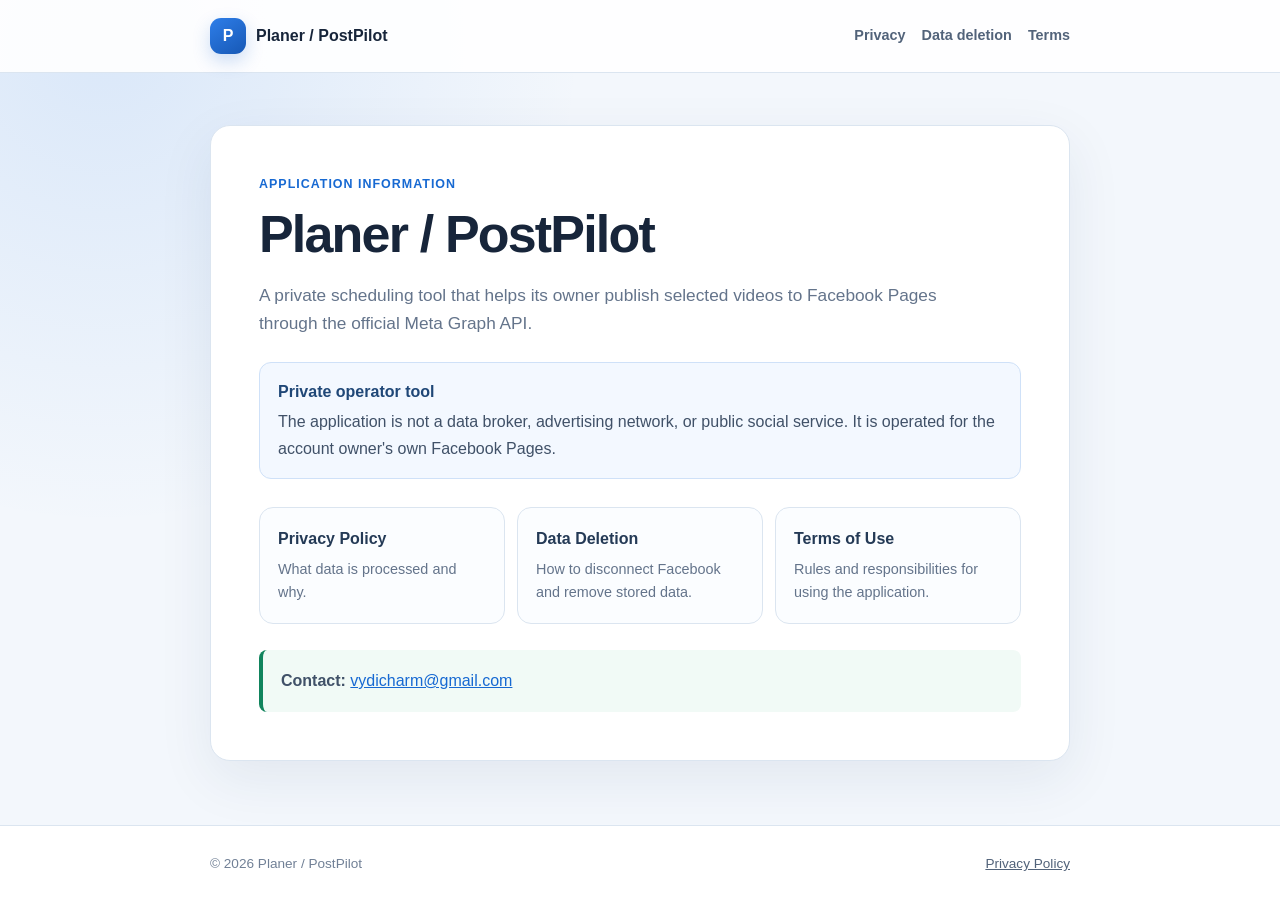
<file: index.html>
<!doctype html>
<html lang="en">
<head>
  <meta charset="utf-8">
  <meta name="viewport" content="width=device-width, initial-scale=1">
  <meta name="description" content="Legal information for the Planer / PostPilot Facebook Page scheduling application.">
  <title>Planer / PostPilot — Legal Information</title>
  <link rel="stylesheet" href="styles.css">
</head>
<body>
  <header class="site-header">
    <div class="header-inner">
      <a class="brand" href="index.html"><span class="brand-mark">P</span>Planer / PostPilot</a>
      <nav aria-label="Legal pages">
        <a href="privacy.html">Privacy</a>
        <a href="data-deletion.html">Data deletion</a>
        <a href="terms.html">Terms</a>
      </nav>
    </div>
  </header>
  <main>
    <article class="document">
      <p class="eyebrow">Application information</p>
      <h1>Planer / PostPilot</h1>
      <p class="lead">A private scheduling tool that helps its owner publish selected videos to Facebook Pages through the official Meta Graph API.</p>
      <div class="notice">
        <strong>Private operator tool</strong>
        <p>The application is not a data broker, advertising network, or public social service. It is operated for the account owner's own Facebook Pages.</p>
      </div>
      <div class="cards">
        <a class="card" href="privacy.html"><strong>Privacy Policy</strong><span>What data is processed and why.</span></a>
        <a class="card" href="data-deletion.html"><strong>Data Deletion</strong><span>How to disconnect Facebook and remove stored data.</span></a>
        <a class="card" href="terms.html"><strong>Terms of Use</strong><span>Rules and responsibilities for using the application.</span></a>
      </div>
      <div class="contact-box">
        <p><strong>Contact:</strong> <a href="mailto:vydicharm@gmail.com">vydicharm@gmail.com</a></p>
      </div>
    </article>
  </main>
  <footer><div class="footer-inner"><span>© 2026 Planer / PostPilot</span><a href="privacy.html">Privacy Policy</a></div></footer>
</body>
</html>
</file>
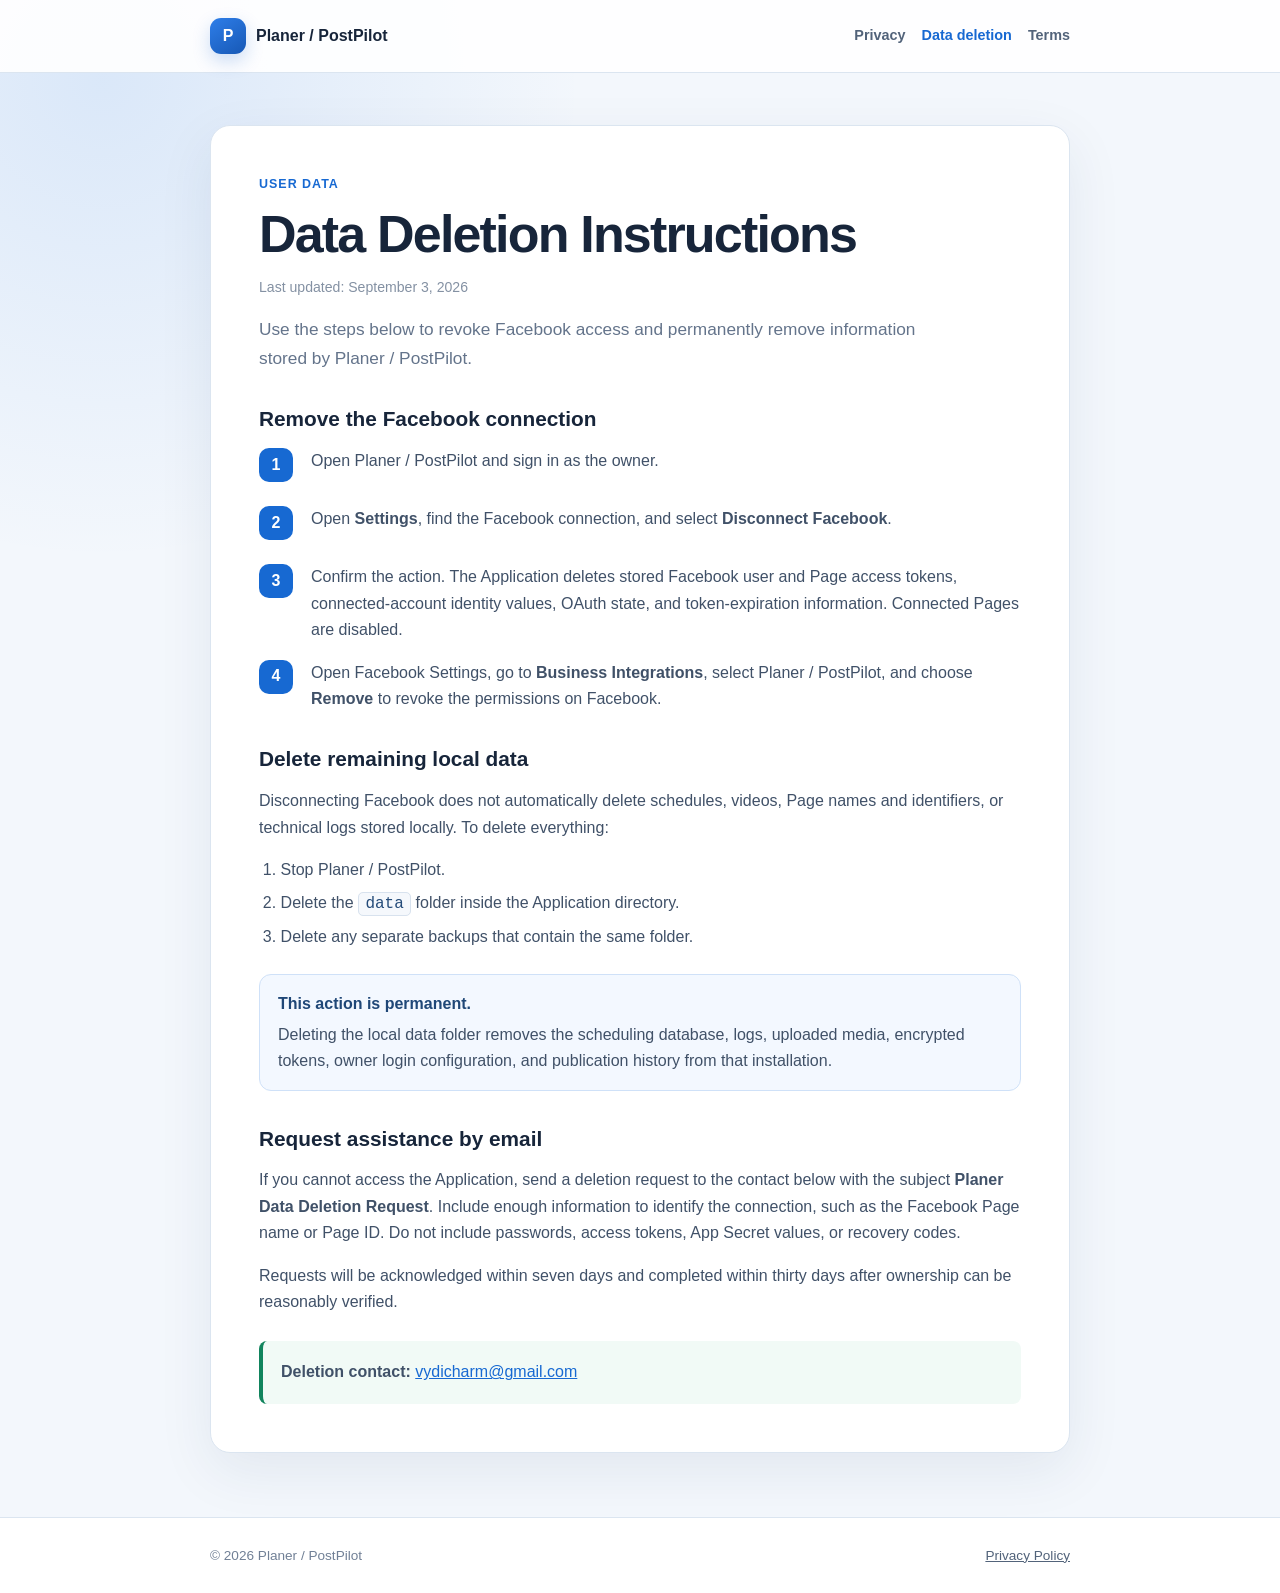
<file: data-deletion.html>
<!doctype html>
<html lang="en">
<head>
  <meta charset="utf-8">
  <meta name="viewport" content="width=device-width, initial-scale=1">
  <meta name="description" content="User Data Deletion Instructions for Planer / PostPilot.">
  <title>Data Deletion — Planer / PostPilot</title>
  <link rel="stylesheet" href="styles.css">
</head>
<body>
  <header class="site-header">
    <div class="header-inner">
      <a class="brand" href="index.html"><span class="brand-mark">P</span>Planer / PostPilot</a>
      <nav aria-label="Legal pages">
        <a href="privacy.html">Privacy</a>
        <a href="data-deletion.html" aria-current="page">Data deletion</a>
        <a href="terms.html">Terms</a>
      </nav>
    </div>
  </header>
  <main>
    <article class="document">
      <p class="eyebrow">User data</p>
      <h1>Data Deletion Instructions</h1>
      <p class="updated">Last updated: September 3, 2026</p>
      <p class="lead">Use the steps below to revoke Facebook access and permanently remove information stored by Planer / PostPilot.</p>

      <h2>Remove the Facebook connection</h2>
      <ol class="steps">
        <li>Open Planer / PostPilot and sign in as the owner.</li>
        <li>Open <strong>Settings</strong>, find the Facebook connection, and select <strong>Disconnect Facebook</strong>.</li>
        <li>Confirm the action. The Application deletes stored Facebook user and Page access tokens, connected-account identity values, OAuth state, and token-expiration information. Connected Pages are disabled.</li>
        <li>Open Facebook Settings, go to <strong>Business Integrations</strong>, select Planer / PostPilot, and choose <strong>Remove</strong> to revoke the permissions on Facebook.</li>
      </ol>

      <h2>Delete remaining local data</h2>
      <p>Disconnecting Facebook does not automatically delete schedules, videos, Page names and identifiers, or technical logs stored locally. To delete everything:</p>
      <ol>
        <li>Stop Planer / PostPilot.</li>
        <li>Delete the <code>data</code> folder inside the Application directory.</li>
        <li>Delete any separate backups that contain the same folder.</li>
      </ol>
      <div class="notice">
        <strong>This action is permanent.</strong>
        <p>Deleting the local data folder removes the scheduling database, logs, uploaded media, encrypted tokens, owner login configuration, and publication history from that installation.</p>
      </div>

      <h2>Request assistance by email</h2>
      <p>If you cannot access the Application, send a deletion request to the contact below with the subject <strong>Planer Data Deletion Request</strong>. Include enough information to identify the connection, such as the Facebook Page name or Page ID. Do not include passwords, access tokens, App Secret values, or recovery codes.</p>
      <p>Requests will be acknowledged within seven days and completed within thirty days after ownership can be reasonably verified.</p>

      <div class="contact-box">
        <p><strong>Deletion contact:</strong> <a href="mailto:vydicharm@gmail.com">vydicharm@gmail.com</a></p>
      </div>
    </article>
  </main>
  <footer><div class="footer-inner"><span>© 2026 Planer / PostPilot</span><a href="privacy.html">Privacy Policy</a></div></footer>
</body>
</html>
</file>
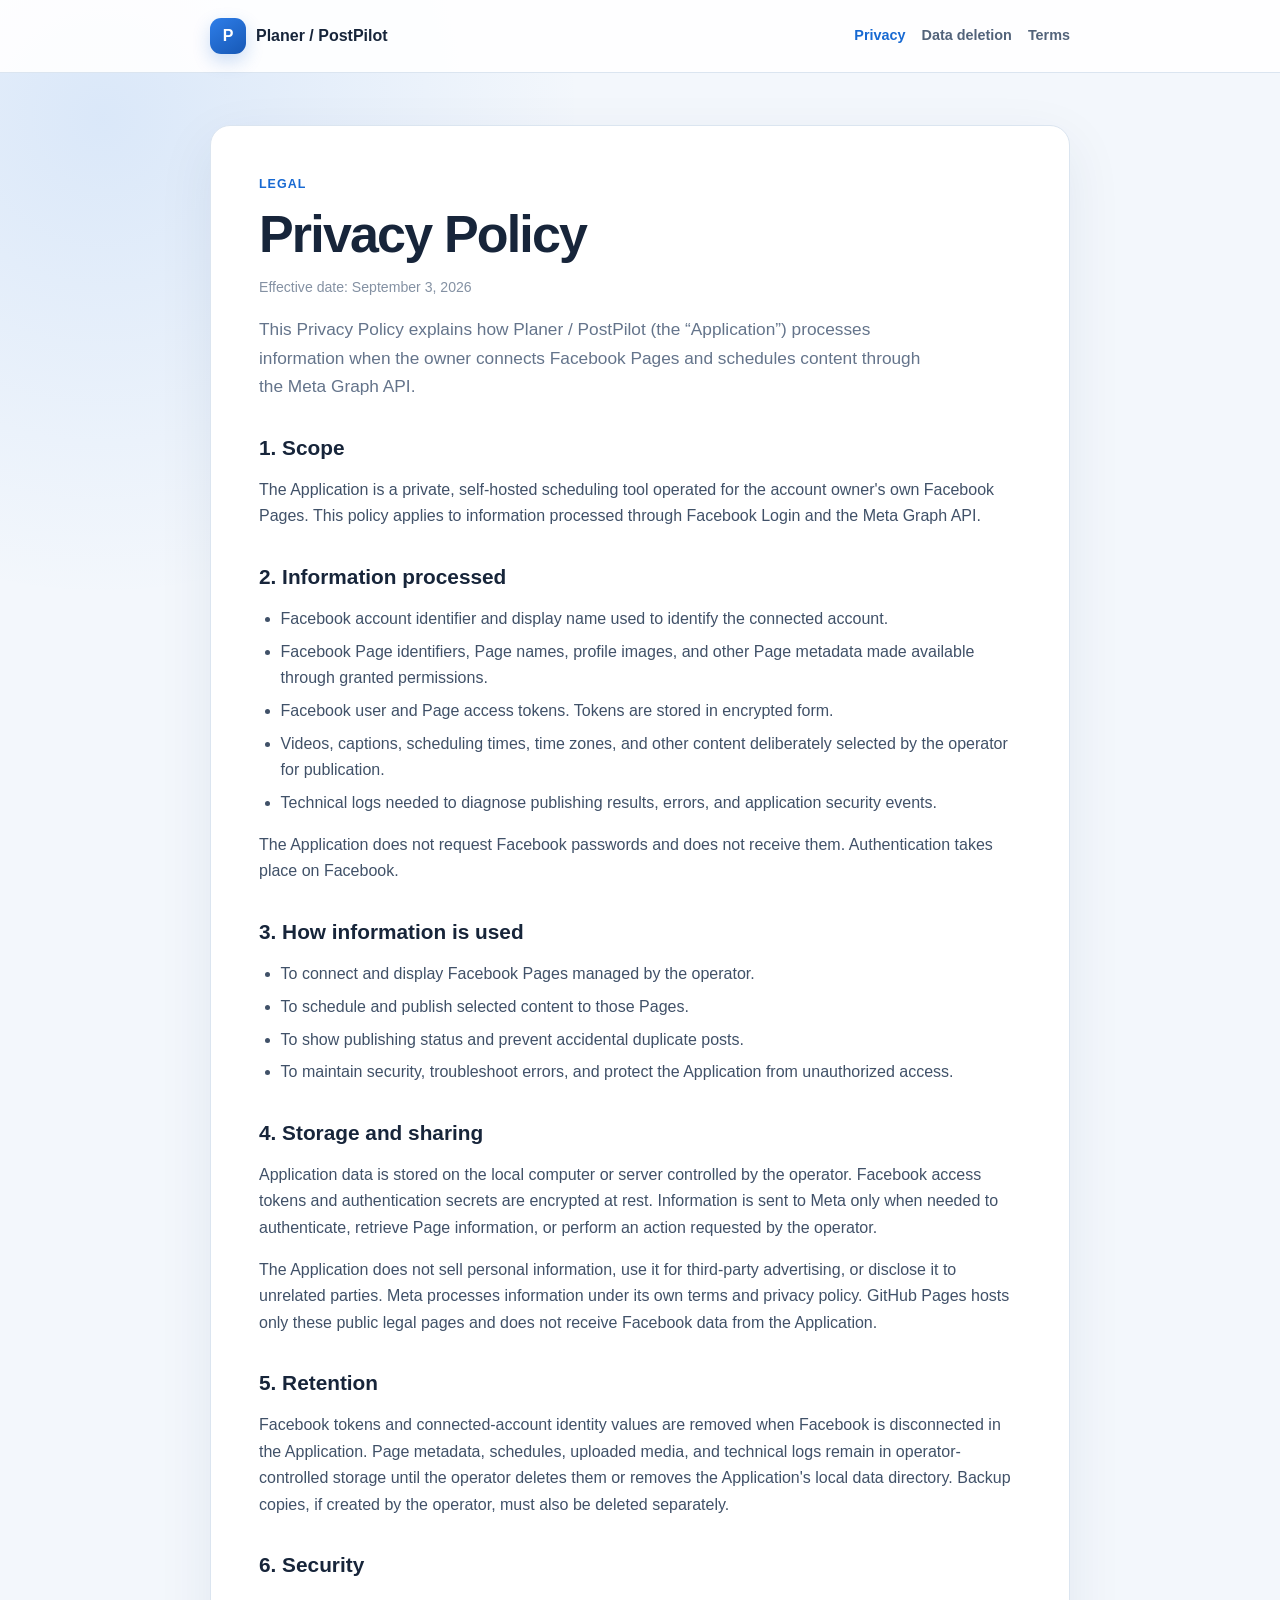
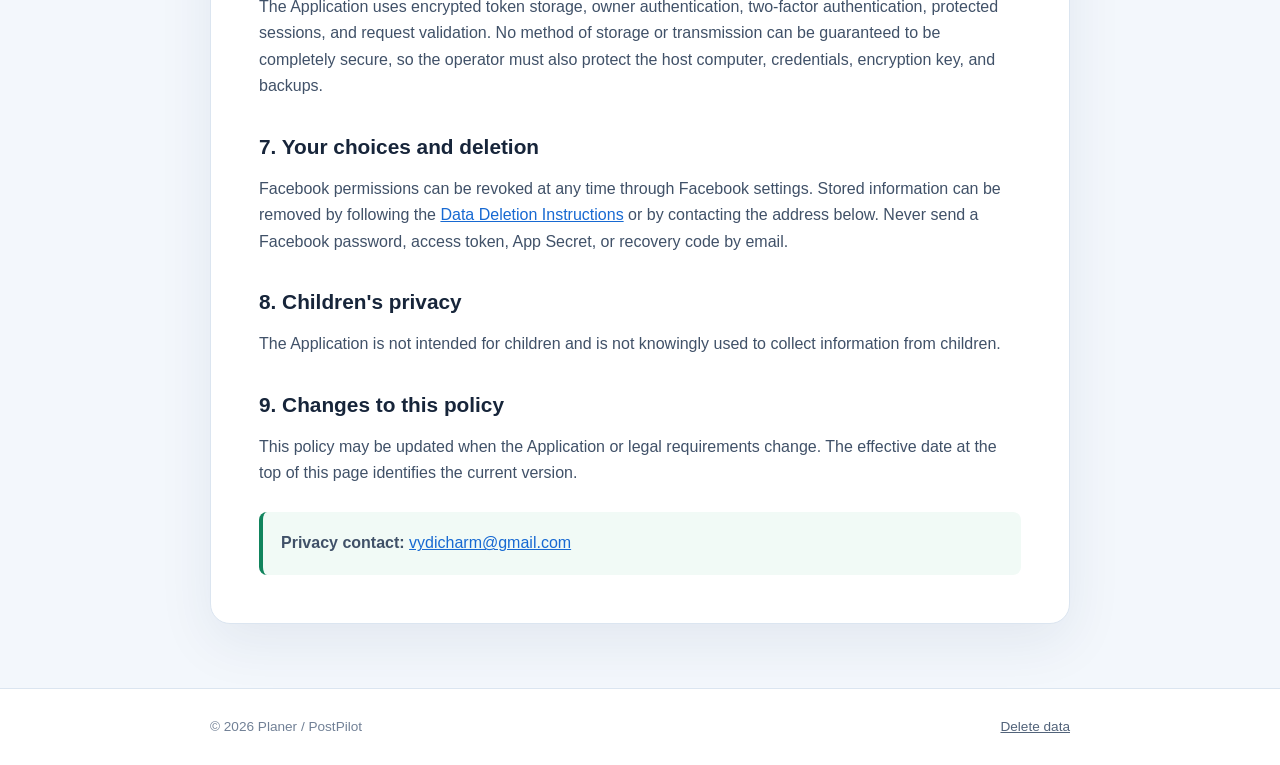
<file: privacy.html>
<!doctype html>
<html lang="en">
<head>
  <meta charset="utf-8">
  <meta name="viewport" content="width=device-width, initial-scale=1">
  <meta name="description" content="Privacy Policy for the Planer / PostPilot Facebook Page scheduling application.">
  <title>Privacy Policy — Planer / PostPilot</title>
  <link rel="stylesheet" href="styles.css">
</head>
<body>
  <header class="site-header">
    <div class="header-inner">
      <a class="brand" href="index.html"><span class="brand-mark">P</span>Planer / PostPilot</a>
      <nav aria-label="Legal pages">
        <a href="privacy.html" aria-current="page">Privacy</a>
        <a href="data-deletion.html">Data deletion</a>
        <a href="terms.html">Terms</a>
      </nav>
    </div>
  </header>
  <main>
    <article class="document">
      <p class="eyebrow">Legal</p>
      <h1>Privacy Policy</h1>
      <p class="updated">Effective date: September 3, 2026</p>
      <p class="lead">This Privacy Policy explains how Planer / PostPilot (the “Application”) processes information when the owner connects Facebook Pages and schedules content through the Meta Graph API.</p>

      <h2>1. Scope</h2>
      <p>The Application is a private, self-hosted scheduling tool operated for the account owner's own Facebook Pages. This policy applies to information processed through Facebook Login and the Meta Graph API.</p>

      <h2>2. Information processed</h2>
      <ul>
        <li>Facebook account identifier and display name used to identify the connected account.</li>
        <li>Facebook Page identifiers, Page names, profile images, and other Page metadata made available through granted permissions.</li>
        <li>Facebook user and Page access tokens. Tokens are stored in encrypted form.</li>
        <li>Videos, captions, scheduling times, time zones, and other content deliberately selected by the operator for publication.</li>
        <li>Technical logs needed to diagnose publishing results, errors, and application security events.</li>
      </ul>
      <p>The Application does not request Facebook passwords and does not receive them. Authentication takes place on Facebook.</p>

      <h2>3. How information is used</h2>
      <ul>
        <li>To connect and display Facebook Pages managed by the operator.</li>
        <li>To schedule and publish selected content to those Pages.</li>
        <li>To show publishing status and prevent accidental duplicate posts.</li>
        <li>To maintain security, troubleshoot errors, and protect the Application from unauthorized access.</li>
      </ul>

      <h2>4. Storage and sharing</h2>
      <p>Application data is stored on the local computer or server controlled by the operator. Facebook access tokens and authentication secrets are encrypted at rest. Information is sent to Meta only when needed to authenticate, retrieve Page information, or perform an action requested by the operator.</p>
      <p>The Application does not sell personal information, use it for third-party advertising, or disclose it to unrelated parties. Meta processes information under its own terms and privacy policy. GitHub Pages hosts only these public legal pages and does not receive Facebook data from the Application.</p>

      <h2>5. Retention</h2>
      <p>Facebook tokens and connected-account identity values are removed when Facebook is disconnected in the Application. Page metadata, schedules, uploaded media, and technical logs remain in operator-controlled storage until the operator deletes them or removes the Application's local data directory. Backup copies, if created by the operator, must also be deleted separately.</p>

      <h2>6. Security</h2>
      <p>The Application uses encrypted token storage, owner authentication, two-factor authentication, protected sessions, and request validation. No method of storage or transmission can be guaranteed to be completely secure, so the operator must also protect the host computer, credentials, encryption key, and backups.</p>

      <h2>7. Your choices and deletion</h2>
      <p>Facebook permissions can be revoked at any time through Facebook settings. Stored information can be removed by following the <a href="data-deletion.html">Data Deletion Instructions</a> or by contacting the address below. Never send a Facebook password, access token, App Secret, or recovery code by email.</p>

      <h2>8. Children's privacy</h2>
      <p>The Application is not intended for children and is not knowingly used to collect information from children.</p>

      <h2>9. Changes to this policy</h2>
      <p>This policy may be updated when the Application or legal requirements change. The effective date at the top of this page identifies the current version.</p>

      <div class="contact-box">
        <p><strong>Privacy contact:</strong> <a href="mailto:vydicharm@gmail.com">vydicharm@gmail.com</a></p>
      </div>
    </article>
  </main>
  <footer><div class="footer-inner"><span>© 2026 Planer / PostPilot</span><a href="data-deletion.html">Delete data</a></div></footer>
</body>
</html>
</file>
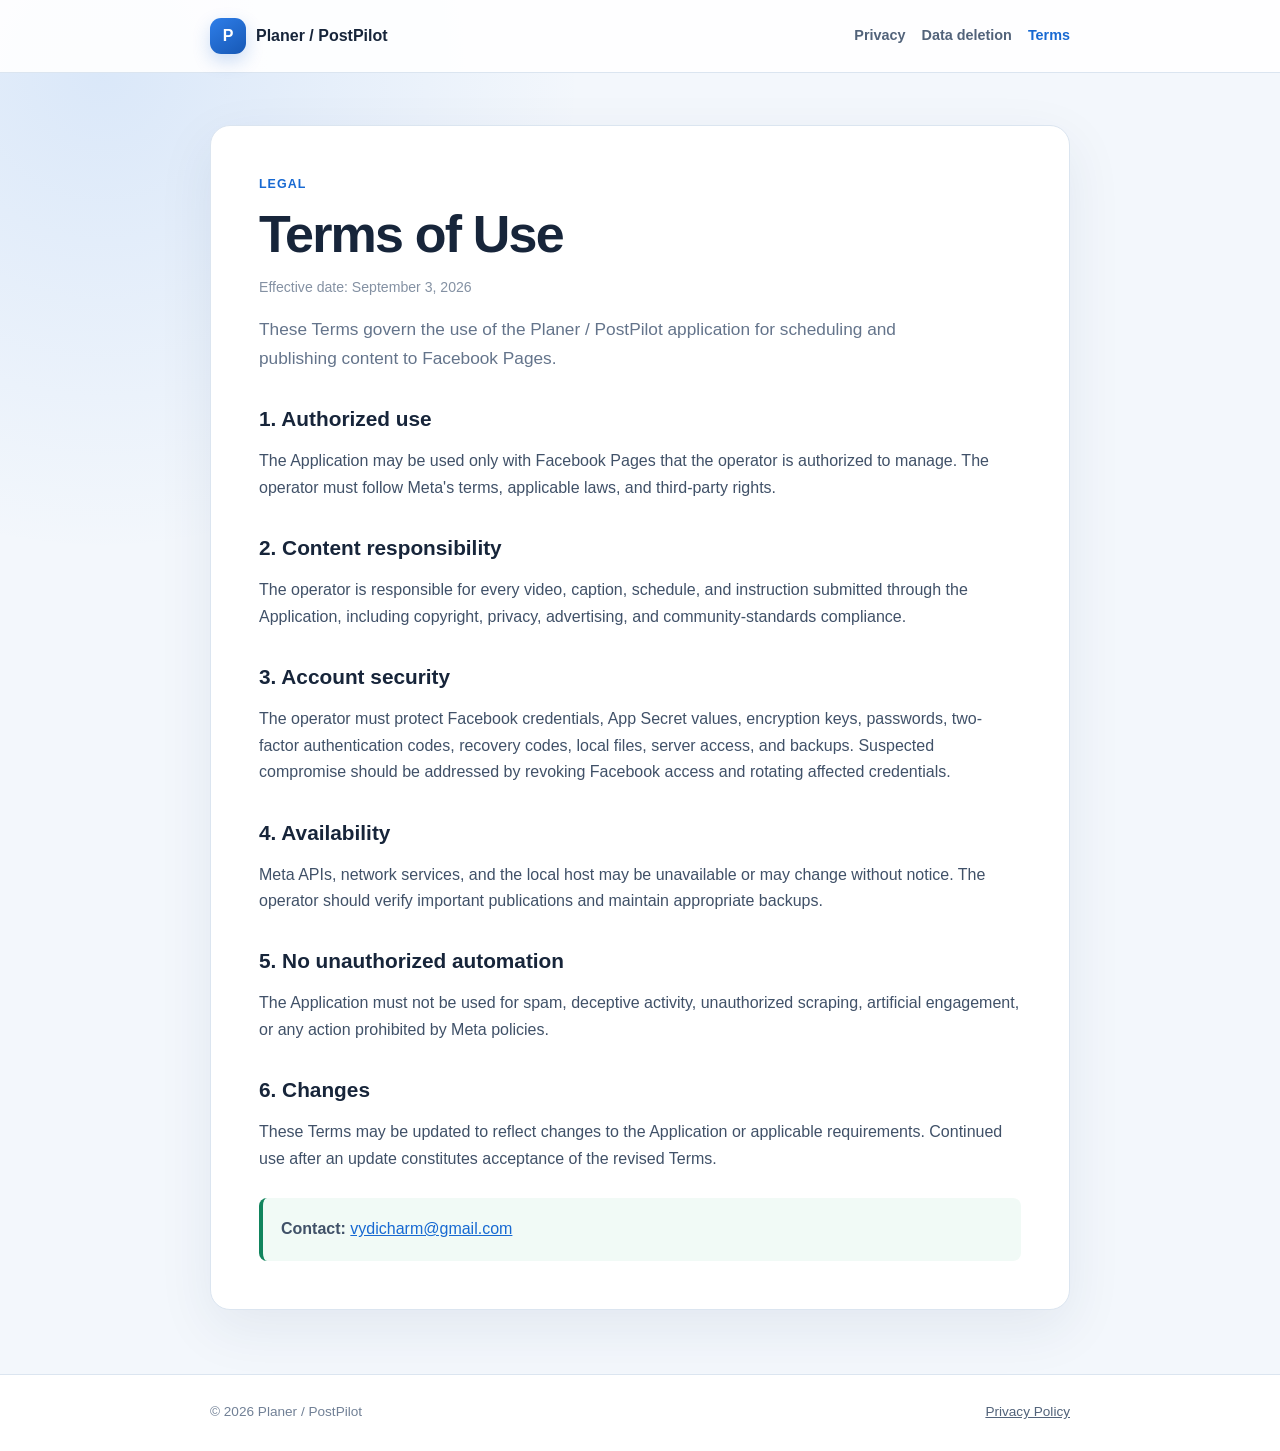
<file: terms.html>
<!doctype html>
<html lang="en">
<head>
  <meta charset="utf-8">
  <meta name="viewport" content="width=device-width, initial-scale=1">
  <meta name="description" content="Terms of Use for the Planer / PostPilot Facebook Page scheduling application.">
  <title>Terms of Use — Planer / PostPilot</title>
  <link rel="stylesheet" href="styles.css">
</head>
<body>
  <header class="site-header">
    <div class="header-inner">
      <a class="brand" href="index.html"><span class="brand-mark">P</span>Planer / PostPilot</a>
      <nav aria-label="Legal pages">
        <a href="privacy.html">Privacy</a>
        <a href="data-deletion.html">Data deletion</a>
        <a href="terms.html" aria-current="page">Terms</a>
      </nav>
    </div>
  </header>
  <main>
    <article class="document">
      <p class="eyebrow">Legal</p>
      <h1>Terms of Use</h1>
      <p class="updated">Effective date: September 3, 2026</p>
      <p class="lead">These Terms govern the use of the Planer / PostPilot application for scheduling and publishing content to Facebook Pages.</p>

      <h2>1. Authorized use</h2>
      <p>The Application may be used only with Facebook Pages that the operator is authorized to manage. The operator must follow Meta's terms, applicable laws, and third-party rights.</p>

      <h2>2. Content responsibility</h2>
      <p>The operator is responsible for every video, caption, schedule, and instruction submitted through the Application, including copyright, privacy, advertising, and community-standards compliance.</p>

      <h2>3. Account security</h2>
      <p>The operator must protect Facebook credentials, App Secret values, encryption keys, passwords, two-factor authentication codes, recovery codes, local files, server access, and backups. Suspected compromise should be addressed by revoking Facebook access and rotating affected credentials.</p>

      <h2>4. Availability</h2>
      <p>Meta APIs, network services, and the local host may be unavailable or may change without notice. The operator should verify important publications and maintain appropriate backups.</p>

      <h2>5. No unauthorized automation</h2>
      <p>The Application must not be used for spam, deceptive activity, unauthorized scraping, artificial engagement, or any action prohibited by Meta policies.</p>

      <h2>6. Changes</h2>
      <p>These Terms may be updated to reflect changes to the Application or applicable requirements. Continued use after an update constitutes acceptance of the revised Terms.</p>

      <div class="contact-box">
        <p><strong>Contact:</strong> <a href="mailto:vydicharm@gmail.com">vydicharm@gmail.com</a></p>
      </div>
    </article>
  </main>
  <footer><div class="footer-inner"><span>© 2026 Planer / PostPilot</span><a href="privacy.html">Privacy Policy</a></div></footer>
</body>
</html>
</file>
<file: styles.css>
:root {
  color-scheme: light;
  --ink: #17253a;
  --muted: #64748b;
  --line: #dbe5f0;
  --paper: #ffffff;
  --wash: #f3f7fc;
  --blue: #1769d2;
  --blue-dark: #0f4fa5;
  --green: #11845d;
}

* { box-sizing: border-box; }

html { scroll-behavior: smooth; }

body {
  margin: 0;
  color: var(--ink);
  background:
    radial-gradient(circle at 8% 5%, rgba(39, 121, 226, .12), transparent 30rem),
    var(--wash);
  font: 16px/1.65 -apple-system, BlinkMacSystemFont, "Segoe UI", sans-serif;
}

a { color: var(--blue); }
a:hover { color: var(--blue-dark); }

.site-header {
  border-bottom: 1px solid var(--line);
  background: rgba(255, 255, 255, .92);
}

.header-inner,
main,
.footer-inner {
  width: min(100% - 32px, 860px);
  margin-inline: auto;
}

.header-inner {
  min-height: 72px;
  display: flex;
  align-items: center;
  justify-content: space-between;
  gap: 24px;
}

.brand {
  display: inline-flex;
  align-items: center;
  gap: 10px;
  color: var(--ink);
  font-weight: 800;
  text-decoration: none;
}

.brand-mark {
  width: 36px;
  height: 36px;
  display: grid;
  place-items: center;
  border-radius: 11px;
  color: white;
  background: linear-gradient(145deg, #2e7ee9, #1758b5);
  box-shadow: 0 7px 18px rgba(23, 105, 210, .22);
}

nav { display: flex; flex-wrap: wrap; gap: 16px; }
nav a { color: #52637a; font-size: .9rem; font-weight: 650; text-decoration: none; }
nav a[aria-current="page"] { color: var(--blue); }

main { padding-block: 52px 64px; }

.document {
  padding: clamp(24px, 5vw, 48px);
  border: 1px solid var(--line);
  border-radius: 20px;
  background: var(--paper);
  box-shadow: 0 18px 55px rgba(30, 55, 88, .08);
}

.eyebrow {
  margin: 0 0 8px;
  color: var(--blue);
  font-size: .78rem;
  font-weight: 800;
  letter-spacing: .08em;
  text-transform: uppercase;
}

h1, h2 { line-height: 1.2; }
h1 { margin: 0; font-size: clamp(2rem, 6vw, 3.25rem); letter-spacing: -.035em; }
h2 { margin: 2.2rem 0 .65rem; font-size: 1.3rem; }
p, li { color: #405168; }
.lead { max-width: 680px; margin: 16px 0 0; color: var(--muted); font-size: 1.08rem; }
.updated { margin: 11px 0 0; color: #8491a3; font-size: .88rem; }
ul, ol { padding-left: 1.35rem; }
li + li { margin-top: .4rem; }

.notice {
  margin: 24px 0;
  padding: 16px 18px;
  border: 1px solid #cfe1f8;
  border-radius: 12px;
  background: #f3f8ff;
}
.notice strong { color: #1f4777; }
.notice p { margin: 4px 0 0; }

.cards {
  margin-top: 28px;
  display: grid;
  grid-template-columns: repeat(3, minmax(0, 1fr));
  gap: 12px;
}
.card {
  padding: 18px;
  border: 1px solid var(--line);
  border-radius: 14px;
  color: inherit;
  background: #fbfdff;
  text-decoration: none;
}
.card:hover { border-color: #a9c9f1; box-shadow: 0 8px 22px rgba(23, 80, 150, .08); }
.card strong { display: block; color: #243a56; }
.card span { display: block; margin-top: 5px; color: var(--muted); font-size: .9rem; }

.steps { counter-reset: steps; list-style: none; padding: 0; }
.steps li { position: relative; min-height: 42px; padding-left: 52px; }
.steps li::before {
  counter-increment: steps;
  content: counter(steps);
  position: absolute;
  left: 0;
  top: 0;
  width: 34px;
  height: 34px;
  display: grid;
  place-items: center;
  border-radius: 10px;
  color: white;
  background: var(--blue);
  font-weight: 800;
}
.steps li + li { margin-top: 16px; }

code {
  padding: .15rem .4rem;
  border: 1px solid #d8e2ee;
  border-radius: 5px;
  color: #244b79;
  background: #f5f8fc;
}

.contact-box {
  margin-top: 26px;
  padding: 18px;
  border-left: 4px solid var(--green);
  border-radius: 8px;
  background: #f1faf6;
}
.contact-box p { margin: 0; }

footer { border-top: 1px solid var(--line); background: #fff; }
.footer-inner {
  min-height: 76px;
  display: flex;
  align-items: center;
  justify-content: space-between;
  gap: 16px;
  color: #718096;
  font-size: .85rem;
}
.footer-inner a { color: #52637a; }

@media (max-width: 700px) {
  .header-inner { padding-block: 14px; align-items: flex-start; flex-direction: column; gap: 10px; }
  nav { gap: 12px; }
  main { padding-block: 24px 40px; }
  .cards { grid-template-columns: 1fr; }
  .footer-inner { padding-block: 18px; align-items: flex-start; flex-direction: column; }
}
</file>
